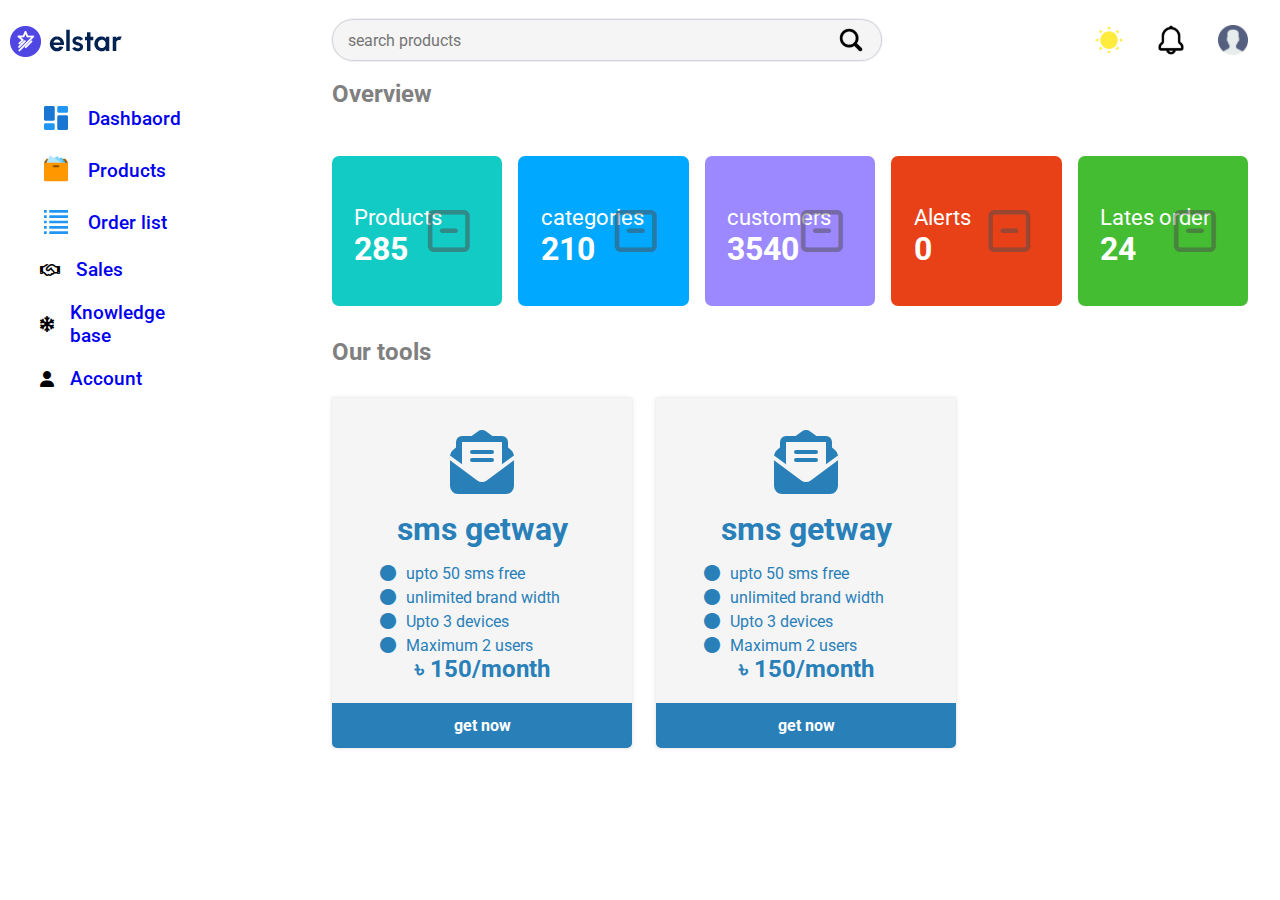
<file: index.html>
<!DOCTYPE html>
<html lang="en">

<head>
  <meta charset="UTF-8">
  <meta name="viewport" content="width=device-width, initial-scale=1.0">
  <title>project 3 elstar dashbaord design </title>
  <link rel="stylesheet" href="https://cdnjs.cloudflare.com/ajax/libs/font-awesome/6.4.2/css/all.min.css">
  <link rel="stylesheet" href="style.css">
</head>

<body>

  <div class="left_container">
    <div class="navbar">
      <div class="dashboard_logo">
        <img src="images/logo.png" alt="logo">
      </div>
      <div class="project_nav">
        <ul>
          <li><img src="images/dashboard.png" alt=""><a href="index.html">Dashbaord</a></li>
          <li><img src="images/product.png" alt=""><a href="product.html">Products</a></li>
          <li><img src="images/order_list.png" alt=""><a href="orderlist.html">Order list</a></li>
          <li><i class="fa-regular fa-handshake"></i><a href="#">Sales</a></li>
          <li><i class="fa-solid fa-snowflake"></i><a href="#">Knowledge base</a></li>
          <li><i class="fa-solid fa-user"></i><a href="#">Account</a></li>
        </ul>
      </div>
    </div>
  </div>

  <div class="right_container">

    <div class="top_bar">
      <div class="topbar__search">
        <input type="text" placeholder="search products">
        <img src="images/search.png" alt="search">
      </div>
      <div class="topbar__tools">
        <div class="topbar__notification">
          <img src="images/sun.png" alt="mode" class="top_bar__theme_icon">
          <img src="images/notification.png" alt="notificaion">
          <img src="images/user.png" alt="img">
        </div>
      </div>
    </div>


    <!---------- dashboard card design  ---------->
    <h2 class="ov_t">Overview</h2>
    <div class="dd_cards">
      <div class="dd_card">
        <p>Products</p>
        <span>285</span>
        <i class="fa-regular fa-square-minus"></i>
      </div>
      <div class="dd_card">
        <p>categories</p>
        <span>210</span>
        <i class="fa-regular fa-square-minus"></i>
      </div>
      <div class="dd_card">
        <p>customers</p>
        <span>3540</span>
        <i class="fa-regular fa-square-minus"></i>
      </div>
      <div class="dd_card">
        <p>Alerts</p>
        <span>0</span>
        <i class="fa-regular fa-square-minus"></i>
      </div>
      <div class="dd_card">
        <p>Lates order</p>
        <span>24</span>
        <i class="fa-regular fa-square-minus"></i>
      </div>
    </div>

    <!-------- our tools start from here --------------- -->

    <h2 class="our_tools__heading">Our tools</h2>
    <div class="our_tools">
      <div class="our_tools__cards">
        <div class="our_tools__card">
          <i class="fas fa-envelope-open-text"></i>
          <span class="ot_card__title">sms getway</span>
          <ul class="ot_card__list">
            <li><i class="fas fa-circle"></i>upto 50 sms free</li>
            <li><i class="fas fa-circle"></i>unlimited brand width</li>
            <li><i class="fas fa-circle"></i>Upto 3 devices</li>
            <li><i class="fas fa-circle"></i>Maximum 2 users</li>
          </ul>
          <span class="ot_card__price">&#2547; 150/month</span>

          <button class="ot_card__button">get now</button>
        </div>
        <div class="our_tools__card">
          <i class="fas fa-envelope-open-text"></i>
          <span class="ot_card__title">sms getway</span>
          <ul class="ot_card__list">
            <li><i class="fas fa-circle"></i>upto 50 sms free</li>
            <li><i class="fas fa-circle"></i>unlimited brand width</li>
            <li><i class="fas fa-circle"></i>Upto 3 devices</li>
            <li><i class="fas fa-circle"></i>Maximum 2 users</li>
          </ul>
          <span class="ot_card__price">&#2547; 150/month</span>

          <button class="ot_card__button">get now</button>
        </div>
      </div>
    </div>


    <!-------- our tools ends from here --------------- -->

    <!-- <div class="order_list">
      <div class="order_list_head">
        <p>Order list</p>
        <button>View orders</button>
      </div>

      <div class="order_item">
        <table>
          <thead>
            <tr>
              <td>order</td>
              <td>status</td>
              <td>date</td>
              <td>customer</td>
              <td>profile progress</td>
            </tr>
          </thead>
          <tbody>
            <tr>
              <td><span>#</span>2304</td>
              <td><span>paid</span></td>
              <td>27/04/2023 02:44 pm</td>
              <td>Abdur Rohoman</td>
              <td>&dollar; 124</td>
            </tr>
            <tr>
              <td><span>#</span>2304</td>
              <td><span>paid</span></td>
              <td>27/04/2023 02:44 pm</td>
              <td>Abdur Rohoman</td>
              <td>&dollar; 124</td>
            </tr>
            <tr>
              <td><span>#</span>2304</td>
              <td><span>paid</span></td>
              <td>27/04/2023 02:44 pm</td>
              <td>Abdur Rohoman</td>
              <td>&dollar; 124</td>
            </tr>
            <tr>
              <td><span>#</span>2304</td>
              <td><span>paid</span></td>
              <td>27/04/2023 02:44 pm</td>
              <td>Abdur Rohoman</td>
              <td>&dollar; 124</td>
            </tr>
            <tr>
              <td><span>#</span>2304</td>
              <td><span>paid</span></td>
              <td>27/04/2023 02:44 pm</td>
              <td>Abdur Rohoman</td>
              <td>&dollar; 124</td>
            </tr>
            <tr>
              <td><span>#</span>2304</td>
              <td><span>paid</span></td>
              <td>27/04/2023 02:44 pm</td>
              <td>Abdur Rohoman</td>
              <td>&dollar; 124</td>
            </tr>
            <tr>
              <td><span>#</span>2304</td>
              <td><span>paid</span></td>
              <td>27/04/2023 02:44 pm</td>
              <td>Abdur Rohoman</td>
              <td>&dollar; 124</td>
            </tr>
            <tr>
              <td><span>#</span>2304</td>
              <td><span>paid</span></td>
              <td>27/04/2023 02:44 pm</td>
              <td>Abdur Rohoman</td>
              <td>&dollar; 124</td>
            </tr>
            <tr>
              <td><span>#</span>2304</td>
              <td><span>paid</span></td>
              <td>27/04/2023 02:44 pm</td>
              <td>Abdur Rohoman</td>
              <td>&dollar; 124</td>
            </tr>
            <tr>
              <td><span>#</span>2304</td>
              <td><span>paid</span></td>
              <td>27/04/2023 02:44 pm</td>
              <td>Abdur Rohoman</td>
              <td>&dollar; 124</td>
            </tr>
            <tr>
              <td><span>#</span>2304</td>
              <td><span>paid</span></td>
              <td>27/04/2023 02:44 pm</td>
              <td>Abdur Rohoman</td>
              <td>&dollar; 124</td>
            </tr>
          </tbody>
        </table>
      </div>
    </div>
 -->



    <script src="main.js"></script>
</body>

</html>
</file>
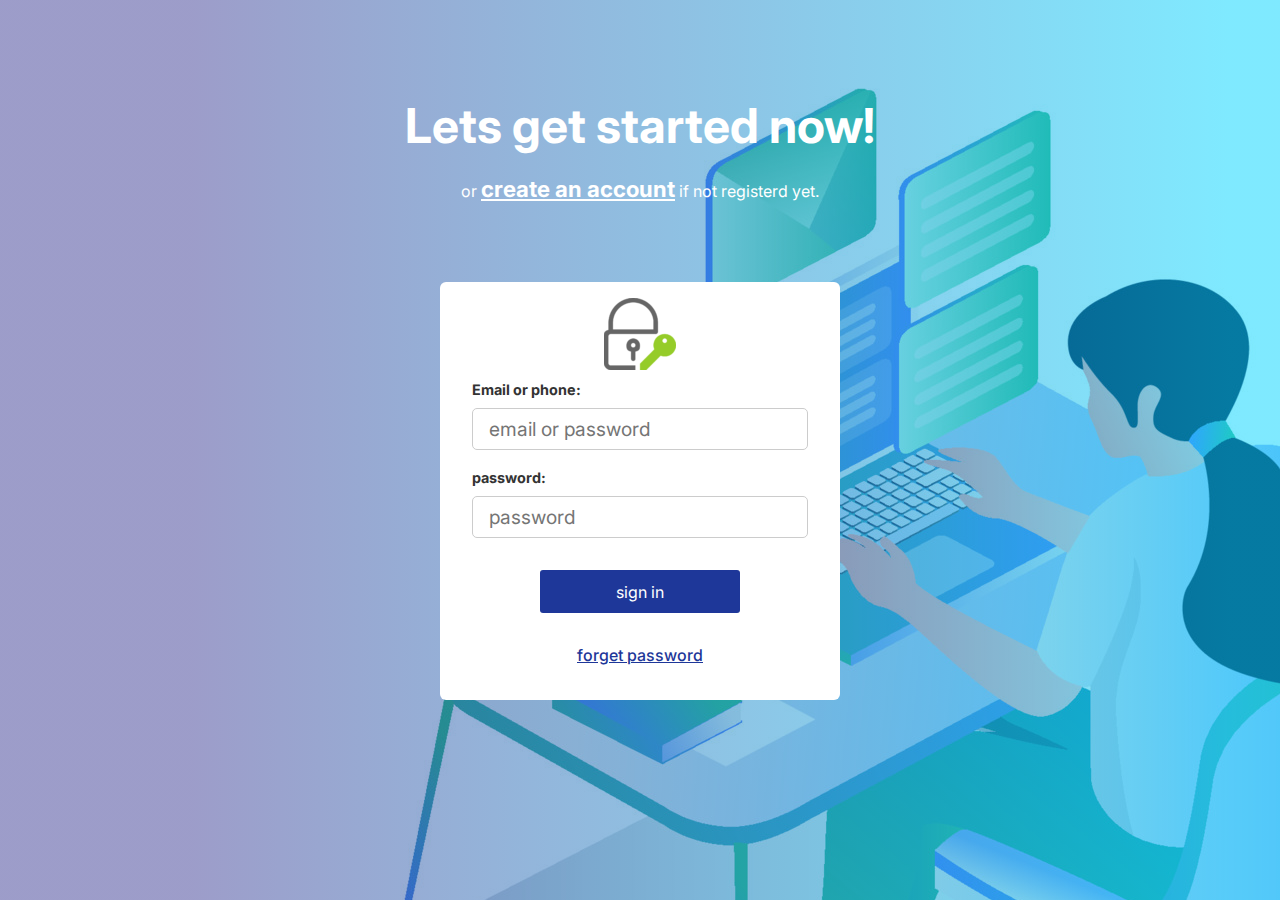
<file: login.html>
<!DOCTYPE html>
<html lang="en">

<head>
  <meta charset="UTF-8">
  <meta name="viewport" content="width=device-width, initial-scale=1.0">
  <title>login page</title>
  <link rel="stylesheet" href="style/login.css">
</head>

<body>
  <div class="login_container">
    <div class="login_heading">
      <h1>Lets get started now!</h1>
      <br>
      <p>or <span><a href="#">create an account</a></span> if not registerd yet.</p>
    </div>

    <div class="login_form">
      <form action="">
        <div>
          <label for="email">Email or phone:</label>
          <input type="text" name="email" id="email" placeholder="email or password">
        </div>
        <div>
          <label for="password">password:</label>
          <input type="password" name="password" id="password" placeholder="password">
        </div>
        <div>
          <button class="login__btn">sign in</button>
        </div>
        <div>
          <span class="login_form__forget"><a href="#">forget password</a></span>
        </div>
      </form>
     <img src="images/lock.png" alt="lock" class="login_form__icon">
      
    </div>
  </div>
  <div class="ligin_container__overlay"></div>
  </div>

</html>
</file>
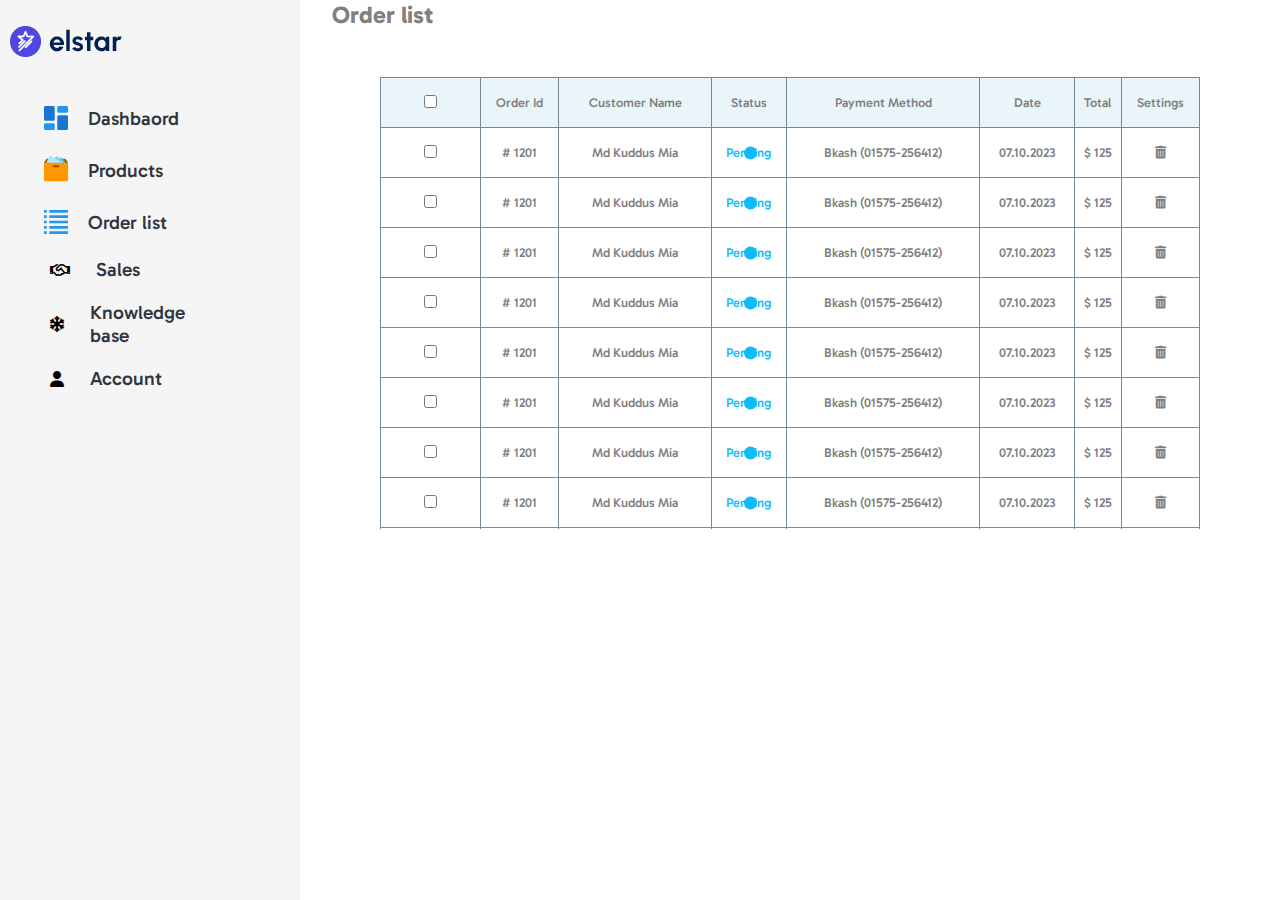
<file: orderlist.html>
<!DOCTYPE html>
<html lang="en">

<head>
  <meta charset="UTF-8">
  <meta name="viewport" content="width=device-width, initial-scale=1.0">
  <title>orderlist </title>
  <link rel="stylesheet" href="https://cdnjs.cloudflare.com/ajax/libs/font-awesome/6.4.2/css/all.min.css">
  <link rel="stylesheet" href="style.css">
  <link rel="stylesheet" href="style/order.css">
</head>

<body>
  <div class="left_container">
    <div class="navbar">
      <div class="dashboard_logo">
        <img src="images/logo.png" alt="logo">
      </div>
      <div class="project_nav"><ul>
        <li><img src="images/dashboard.png" alt=""><a href="index.html">Dashbaord</a></li>
        <li><img src="images/product.png" alt=""><a href="product.html">Products</a></li>
        <li><img src="images/order_list.png" alt=""><a href="orderlist.html">Order list</a></li>
        <li><i class="fa-regular fa-handshake"></i><a href="#">Sales</a></li>
        <li><i class="fa-solid fa-snowflake"></i><a href="#">Knowledge base</a></li>
        <li><i class="fa-solid fa-user"></i><a href="#">Account</a></li>
      </ul>
      </div>
    </div>
  </div>

  <div class="right_container">

<h2 class="ov_t">Order list</h2>
    <div class="order_item">


      <div class="order_table">
        <table>
          <thead>
            <tr>
              <td><input type="checkbox"></td>
              <td>order id</td>
              <td>customer name</td>
              <td>status</td>
              <td>payment method</td>
              <td>date</td>
              <td>total</td>
              <td>settings</td>
            </tr>
          </thead>

          <tbody>
            <tr>
              <td><input type="checkbox"></td>
              <td># 1201</td>
              <td>md kuddus mia</td>
              <td class="order_status">pending</td>
              <td>bkash (01575-256412)</td>
              <td>07.10.2023</td>
              <td>&dollar; 125</td>
              <td><i class="fa-solid fa-trash-can"></i></i></td>
            </tr>
            <tr>
              <td><input type="checkbox"></td>
              <td># 1201</td>
              <td>md kuddus mia</td>
              <td class="order_status">pending</td>
              <td>bkash (01575-256412)</td>
              <td>07.10.2023</td>
              <td>&dollar; 125</td>
              <td><i class="fa-solid fa-trash-can"></i></i></td>
            </tr>
            <tr>
              <td><input type="checkbox"></td>
              <td># 1201</td>
              <td>md kuddus mia</td>
              <td class="order_status">pending</td>
              <td>bkash (01575-256412)</td>
              <td>07.10.2023</td>
              <td>&dollar; 125</td>
              <td><i class="fa-solid fa-trash-can"></i></i></td>
            </tr>
            <tr>
              <td><input type="checkbox"></td>
              <td># 1201</td>
              <td>md kuddus mia</td>
              <td class="order_status">pending</td>
              <td>bkash (01575-256412)</td>
              <td>07.10.2023</td>
              <td>&dollar; 125</td>
              <td><i class="fa-solid fa-trash-can"></i></i></td>
            </tr>
            <tr>
              <td><input type="checkbox"></td>
              <td># 1201</td>
              <td>md kuddus mia</td>
              <td class="order_status">pending</td>
              <td>bkash (01575-256412)</td>
              <td>07.10.2023</td>
              <td>&dollar; 125</td>
              <td><i class="fa-solid fa-trash-can"></i></i></td>
            </tr>
            <tr>
              <td><input type="checkbox"></td>
              <td># 1201</td>
              <td>md kuddus mia</td>
              <td class="order_status">pending</td>
              <td>bkash (01575-256412)</td>
              <td>07.10.2023</td>
              <td>&dollar; 125</td>
              <td><i class="fa-solid fa-trash-can"></i></i></td>
            </tr>
            <tr>
              <td><input type="checkbox"></td>
              <td># 1201</td>
              <td>md kuddus mia</td>
              <td class="order_status">pending</td>
              <td>bkash (01575-256412)</td>
              <td>07.10.2023</td>
              <td>&dollar; 125</td>
              <td><i class="fa-solid fa-trash-can"></i></i></td>
            </tr>
            <tr>
              <td><input type="checkbox"></td>
              <td># 1201</td>
              <td>md kuddus mia</td>
              <td class="order_status">pending</td>
              <td>bkash (01575-256412)</td>
              <td>07.10.2023</td>
              <td>&dollar; 125</td>
              <td><i class="fa-solid fa-trash-can"></i></i></td>
            </tr>
            <tr>
              <td><input type="checkbox"></td>
              <td># 1201</td>
              <td>md kuddus mia</td>
              <td class="order_status">pending</td>
              <td>bkash (01575-256412)</td>
              <td>07.10.2023</td>
              <td>&dollar; 125</td>
              <td><i class="fa-solid fa-trash-can"></i></i></td>
            </tr>
            <tr>
              <td><input type="checkbox"></td>
              <td># 1201</td>
              <td>md kuddus mia</td>
              <td class="order_status">pending</td>
              <td>bkash (01575-256412)</td>
              <td>07.10.2023</td>
              <td>&dollar; 125</td>
              <td><i class="fa-solid fa-trash-can"></i></i></td>
            </tr>
            <tr>
              <td><input type="checkbox"></td>
              <td># 1201</td>
              <td>md kuddus mia</td>
              <td class="order_status">pending</td>
              <td>bkash (01575-256412)</td>
              <td>07.10.2023</td>
              <td>&dollar; 125</td>
              <td><i class="fa-solid fa-trash-can"></i></i></td>
            </tr>
            <tr>
              <td><input type="checkbox"></td>
              <td># 1201</td>
              <td>md kuddus mia</td>
              <td class="order_status">pending</td>
              <td>bkash (01575-256412)</td>
              <td>07.10.2023</td>
              <td>&dollar; 125</td>
              <td><i class="fa-solid fa-trash-can"></i></i></td>
            </tr>
          </tbody>
        </table>
      </div>

    </div>

    <div class="overflow"></div>
  </div>

  </div>

  <script src="main.js"></script>
</body>

</html>
</file>
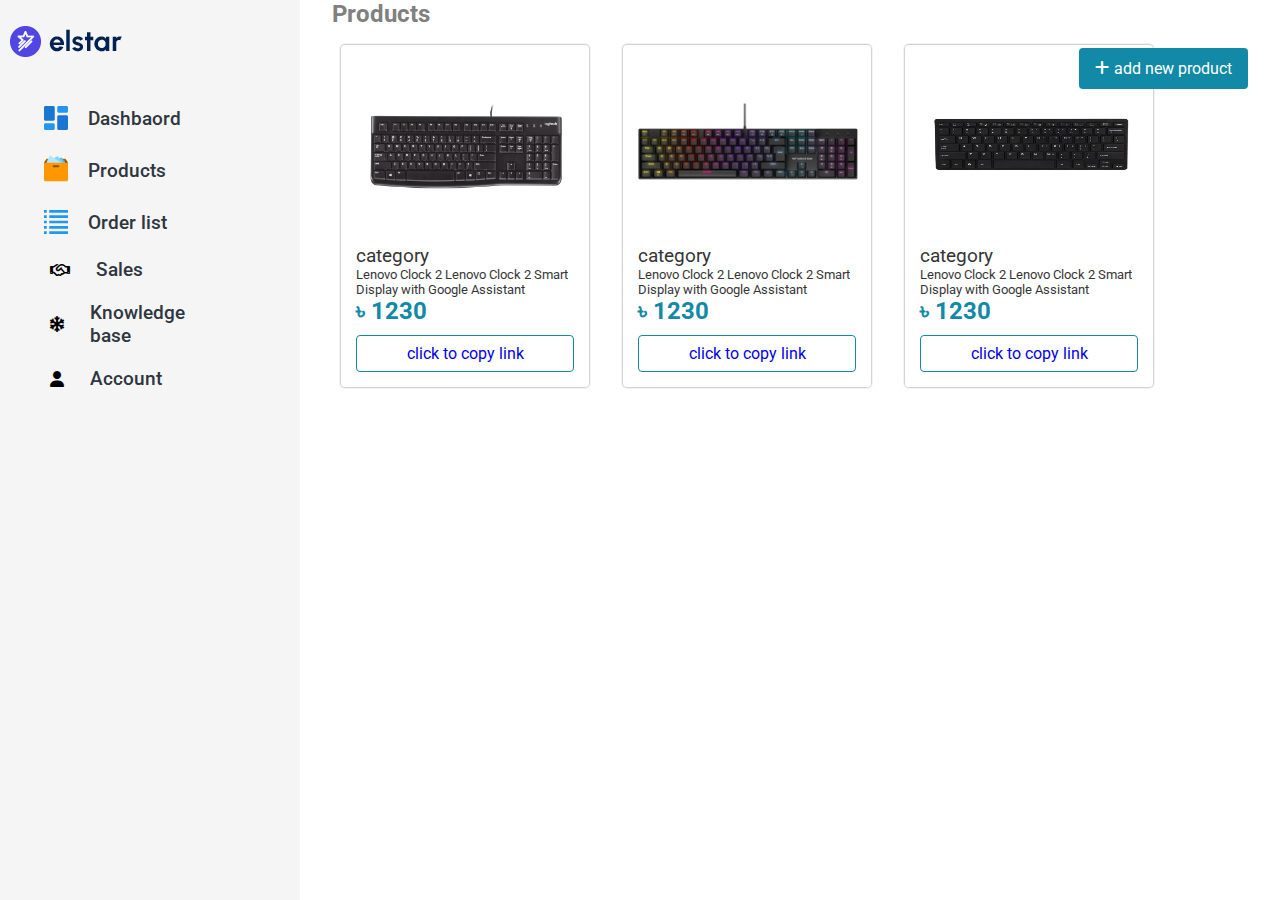
<file: product.html>
<!DOCTYPE html>
<html lang="en">

<head>
  <meta charset="UTF-8">
  <meta name="viewport" content="width=device-width, initial-scale=1.0">
  <title>product page</title>
  <link rel="stylesheet" href="https://cdnjs.cloudflare.com/ajax/libs/font-awesome/6.4.2/css/all.min.css">
  <link rel="stylesheet" href="style/product.css">
  <link rel="stylesheet" href="style.css">
</head>

<body>
  <div class="left_container">
    <div class="navbar">
      <div class="dashboard_logo">
        <img src="images/logo.png" alt="logo">
      </div>
      <div class="project_nav">
        <ul>
          <li><img src="images/dashboard.png" alt=""><a href="index.html">Dashbaord</a></li>
          <li><img src="images/product.png" alt=""><a href="product.html">Products</a></li>
          <li><img src="images/order_list.png" alt=""><a href="orderlist.html">Order list</a></li>
          <li><i class="fa-regular fa-handshake"></i><a href="#">Sales</a></li>
          <li><i class="fa-solid fa-snowflake"></i><a href="#">Knowledge base</a></li>
          <li><i class="fa-solid fa-user"></i><a href="#">Account</a></li>
        </ul>
      </div>
    </div>
  </div>

  <!---------- right tab starts from here  ---------->
  <div class="right_container">

    <h2 class="ov_t">Products</h2>

    <div class="product_cards">
      <div class="pr_card">

        <img src="images/keyboard.png" alt="">
        <p class="pr_card__category">category</p>
        <p class="pr_card__title">Lenovo Clock 2 Lenovo Clock 2 Smart Display with Google Assistant</p>
        <p class="pr_card__price">&#2547; 1230</p>
        <button class="pr_card__link"><a href="#">click to copy link</a></button>
      </div><div class="pr_card">

        <img src="images/keyboard2.png" alt="">
        <p class="pr_card__category">category</p>
        <p class="pr_card__title">Lenovo Clock 2 Lenovo Clock 2 Smart Display with Google Assistant</p>
        <p class="pr_card__price">&#2547; 1230</p>
        <button class="pr_card__link"><a href="#">click to copy link</a></button>
      </div><div class="pr_card">

        <img src="images/keyboard3.png" alt="">
        <p class="pr_card__category">category</p>
        <p class="pr_card__title">Lenovo Clock 2 Lenovo Clock 2 Smart Display with Google Assistant</p>
        <p class="pr_card__price">&#2547; 1230</p>
        <button class="pr_card__link"><a href="#">click to copy link</a></button>
      </div>
    </div>

    <!-- add product button  -->
    <div class="add_p_btn">
      <button><i class="fas fa-plus"></i> add new product</button>
    </div>

    <div class="new_p_container">
      <div class="product_details">
        <h3 class="ed_head">Products edit <i class="fas fa-question"></i></h3>

        <p class="b2">Lorem ipsum dolor sit amet consectetur adipisicing elit. Debitis cumque velit architecto,<br>
          mollitia veritatis laudantium numquam quasi rem earum quaerat ducimus ratione doloribus tempore molestiae.</p>

        <div class="pr_name_c">
          <label for="pr_name">Product name</label>
          <input type="text" placeholder="Nike air zordan" class="pr_name">
          <span>Do not exceded name over 20 characters</span>
        </div>

        <div class="pe_category">


          <label for="category">Category</label>
          <select name="category" id="category">
            <option value="select">select category</option>
            <option value="male">male</option>
            <option value="female">female</option>
            <option value="kids">kids</option>
            <option value="digital content">digital content</option>
          </select>
        </div>
        <div class="pe_brand">


          <label for="category">Brand</label>
          <input type="text" name="fBrand" id="PBrand" placeholder="brand name">
        </div>

        <div class="pe_desc">
          <label for="pe_desc">product description</label>
          <textarea name="" id="" placeholder="product description"></textarea>
          <span>product description should not exceded 300 characters.</span>
        </div>

      </div>

      <div class="product_image">

        <h3>Product images</h3>

        <div class="pr_img">
          <div>
            <input type="file" name="pr_img" id="file" accept=".png, .img">
            <label for="file" class="file_d"> <i class="fas fa-images"></i>choose product images or drag and
              drop</label>
          </div>
          <div>
            <input type="file" name="pr_img" id="file" accept=".png, .img">
            <label for="file" class="file_d"> <i class="fas fa-images"></i>choose product images or drag and
              drop</label>
          </div>
          <div>
            <input type="file" name="pr_img" id="file" accept=".png, .img">
            <label for="file" class="file_d"> <i class="fas fa-images"></i>choose product images or drag and
              drop</label>
          </div>
        </div>

        <p>Lorem ipsum dolor sit amet consectetur adipisicing elit. Dolorem officiis accusantium asperiores quisquam
          necessitatibus nam perspiciatis officia, inventore impedit aliquid saepe dolore eligendi consectetur ut,
          corrupti quo voluptatum tenetur quaerat iste recusandae neque, perferendis modi!</p>

        <div class="cc_container">
          <div class="add_size">
            <label for="pr_size">Choose size</label>
            <select name="" id="">
              <option value="1">1</option>
              <option value="1">1</option>
              <option value="1">1</option>
              <option value="1">1</option>
              <option value="1">1</option>
              <option value="1">1</option>
              <option value="1">1</option>
            </select>
          </div>

          <div class="pr_price">
            <label for="pr_price">Product price</label>
            <input type="number" placeholder="$">
          </div>
          <div class="pr_stock">
            <label for="pr_stock">Product stock</label>
            <input type="number" placeholder="stock">
          </div>
          <div class="pr_launch__date">
            <label for="pr_launch__date">Product Date</label>
            <input type="date" placeholder="launch date">
          </div>
          <div class="pr_discound">
            <label for="pr_discound">Product discount</label>
            <input type="number" placeholder="discount(%)">
          </div>
        </div>

        <div class="add_product_btn">
          <button>add product</button>
          <button>save product</button>
          <button>schedule</button>
        </div>
      </div>

    </div>



    <script src="main.js"></script>
</body>

</html>
</file>
<file: style.css>
@import url('https://fonts.googleapis.com/css2?family=Roboto:wght@400;500;700;900&display=swap');

* {
  padding: 0;
  margin: 0;
  box-sizing: border-box;
  outline: none;
  font-family: 'Roboto', sans-serif;
}

body {
  display: flex;
  width: 100%;
  height: 100vh;
}

.dark {
  background: #333;
  color: white !important;
}

:root {
  --text_color: #2f3640;
  --background_primary: whitesmoke;
}

/* navbar starts from here  */

.navbar {
  width: 300px;
  padding: 0.5rem;
  min-height: 100vh;
  overflow-y: auto;
}

.project_nav {
  padding: 1rem;
}

.project_nav ul li {
  width: 160px;
  list-style-type: none;
  padding: 10px 1rem;
  display: flex;
  align-items: center;
  gap: 1rem;
}

.project_nav ul li a {
  text-decoration: none;
  font-size: 1.2rem;
  font-weight: 500;
}

.project_nav ul li img {
  height: 2rem;
  width: 2rem;
}


/* right container starts here  */

.right_container {
  padding: 0 2rem;
  width: 85%;
  overflow-y: auto;
}

.right_container::-webkit-scrollbar {
  width: 0;
  height: 0;
  display: none;
}

.ov_t {
  color: gray;
}


/* dark mode here  */


/* --------------topbar here ----------------- */

.top_bar {
  height: 80px;
  display: flex;
  align-items: center;
  justify-content: space-between;
  position: sticky;
  top: 0;
  left: 0;
  background: white;
}

.topbar__search {
  display: flex;
  align-items: center;
  justify-content: space-between;
  padding: 0.4rem 1rem;
  background: whitesmoke;
  border-radius: 50px;
  width: 550px;
  box-shadow: rgba(0, 0, 0, 0.05) 0px 0px 0px 1px, rgb(209, 213, 219) 0px 0px 0px 1px inset;
}

.topbar__search input {
  font-size: 1rem;
  height: 100%;
  width: 90%;
  border: none;
  outline: none;
  background: transparent;
}

.topbar__search img {
  height: 30px;
  width: 30px;
  margin-left: 1rem;
}

.topbar__notification {
  display: flex;
  gap: 2rem;
}

.topbar__notification img {
  width: 30px;
  height: 30px;
  gap: 3rem;
  display: inline-block;
  cursor: pointer;
}

/* --------- dashboard cards goes here -----------*/

.dd_cards {
  width: 100%;
  padding: 2rem 0;
  display: flex;
  align-items: center;
  gap: 1rem;
}

.dd_card {
  width: 300px;
  background: #12CBC4;
  color: white;
  height: 150px;
  padding: 3rem 1.4rem;
  border-radius: 7px;
  position: relative;
  margin-top: 1rem;
}


.dd_card p {
  font-size: 1.4rem;
}

.dd_card span {
  font-size: 2rem;
  font-weight: bold;
}

.dd_card i {
  font-size: 3rem;
  position: absolute;
  top: 50%;
  transform: translateY(-50%);
  right: 2rem;
  color: rgba(78, 76, 76, 0.5);
}

.dd_card:nth-child(2) {
  background: #00a8ff;
}

.dd_card:nth-child(3) {
  background: #9c88ff;
}

.dd_card:nth-child(4) {
  background: #e84118;
}

.dd_card:nth-child(5) {
  background: #44bd32;
}

/* ------------our tools starts from here -------- */


.our_tools__heading {
  color: gray;
}

.our_tools {
  margin-top: 2rem;
}

.our_tools__cards {
  display: flex;
  gap: 1.5rem;
  flex-wrap: wrap;
  align-items: center;
}

.our_tools__card {
  text-align: center;
  width: 300px;
  min-height: 350px;
  padding: 1rem;
  background: whitesmoke;
  box-shadow: rgba(0, 0, 0, 0.1) 0px 0px 5px 0px, rgba(0, 0, 0, 0.1) 0px 0px 1px 0px;
  position: relative;
  user-select: none;
}

.our_tools__card>i {
  font-size: 4rem;
  display: block;
  padding: 1rem;
  color: #2980b9;
}

.ot_card__title {
  font-size: 2rem;
  color: #2980b9;
  font-weight: bold;

}

.ot_card__list {
  margin-top: 1rem;
}

.ot_card__list li {
  list-style-type: none;
  font-size: 1rem;
  text-align: left;
  margin-left: 2rem;
  color: #2980b9;
  margin-top: 5px;
}

.ot_card__list i {
  font-size: 1rem;
  margin-right: 10px;
}

.ot_card__price {
  text-align: center;
  font-size: 1.5rem;
  color: #2980b9;
  margin-top: 1rem;
  font-weight: bold;
}

.ot_card__button {
  padding: 0.8rem 1rem;
  width: 100%;
  position: absolute;
  bottom: 0;
  left: 0;
  background: #2980b9;
  color: white;
  border: none;
  outline: none;
  cursor: pointer;
  border-radius: 0 0 5px 5px;
  font-size: 1rem;
  font-weight: bold;
}


/* --------- order list item here -----------*/

.order_list {
  width: 900px;
  background: #fff;
  margin: 2rem 1rem;
  border-radius: 7px;
}

.order_list_head {
  width: 100%;
  padding: 0.5rem 1.5rem;
  display: flex;
  align-items: center;
  justify-content: space-between;
  box-shadow: rgba(0, 0, 0, 0.15) 0px 2px 8px;
}

.order_list_head P {
  font-size: 1.3rem;
  font-weight: bold;
  color: lightslategray;
}

.order_list_head button {
  padding: 7px 1rem;
  font-size: 1rem;
  cursor: pointer;
}

/* --------- order item here -----------*/

.order_item {
  height: 500px;
  overflow-y: auto;
  padding: 10px 0;
}

.order_item::-webkit-scrollbar {
  display: none;
}

.order_item table {
  width: 100%;
  border-collapse: collapse;
  text-align: center;
  border-radius: 7px;
}

.order_item table tr,
td {
  height: 50px;
  border: 1px solid lightslategray;
  font-size: 0.8rem;
  text-transform: capitalize;
  color: #6b7280;
}

.order_item table thead {
  background: whitesmoke;
  width: 100%;
  font-weight: bold;
}

.order_item table tr:hover {
  background: whitesmoke;
  cursor: pointer;
}

.order_item table tr td:first-child {
  font-weight: bold;
}

.order_item table tr td:nth-child(2) span {
  color: #44bd32;
  font-weight: bold;
  position: relative;
}

.order_item table tr td:nth-child(2) span::before {
  content: '';
  position: absolute;
  top: 50%;
  left: -10px;
  transform: translateY(-50%);
  width: 8px;
  height: 8px;
  background: #44bd32;
  border-radius: 50%;
}
</file>
<file: style/login.css>
@import url('https://fonts.googleapis.com/css2?family=Inter:wght@300;400;500;600;700;800&display=swap');

* {
  padding: 0;
  margin: 0;
  box-sizing: border-box;
  font-family: 'Inter', sans-serif;
}

.login_container {
  padding: 1rem;
  width: 100%;
  height: 100vh;
  background: linear-gradient(90deg, rgba(9, 9, 121, 0.4) 15%, rgba(0, 212, 255, 0.5) 96%), url("/images/login.png");
}

.login_heading {
  color: white;
  text-align: center;
  margin-top: 5rem;
}

.login_heading h1 {
  font-size: 3rem;
  font-weight: bold;
}

.login_heading p span a {
  font-size: 1.4rem;
  color: white;
  font-weight: bold;
}

/* ----------login form start from here --------- */

.login_form {
  width: 400px;
  margin: 0 auto;
  margin-top: 5rem;
  background: #fff;
  padding: 5rem 2rem 1rem 2rem;
  border-radius: 6px;
  position: relative;
}

.login_form div {
  margin: 1.2rem auto;
  width: 100%;
}

.login_form label {
  display: block;
  font-size: 0.9rem;
  color: #333;
  margin: 10px 0;
  font-weight: bold;
}

.login_form input {
  width: 100%;
  padding: 0.5rem 1rem;
  font-size: 1.2rem;
  border-radius: 5px;
  border: 0.5px solid #ccc;
}

.login__btn {
  margin: 2rem auto;
  width: 200px;
  padding: 0.7rem 1rem;
  font-size: 1rem;
  display: block;
  background: #1e3799;
  color: white;
  border: none;
  cursor: pointer;
  border-radius: 3px;
}

.login_form__forget {
  display: block;
  margin: 0 auto;
  width: 250px;
  text-align: center;
}

.login_form__forget a {
  color: #1e3799;
  font-weight: 500;
}

.login_form__icon {
  position: absolute;
  top: 1rem;
  left: 50%;
  transform: translateX(-50%);
}
</file>
<file: style/order.css>
@import url('https://fonts.googleapis.com/css2?family=Gabarito:wght@400;500;600;700;800&display=swap');

* {
  padding: 0;
  margin: 0;
  box-sizing: border-box;
  outline: none;
  font-family: 'Gabarito', sans-serif;
}

body {
  display: flex;
  width: 100%;
  height: 100vh;
}

:root {
  --text_color: #2f3640;
  --background_primary: whitesmoke;
}

.overflow {
  position: static;
  top: 0;
  left: 0;
  width: 100%;
  height: 100%;
  background: transparent;
  display: none;
}

/* navbar starts from here  */

.navbar {
  width: 300px;
  background: var(--background_primary);
  padding: 0.5rem;
  min-height: 100vh;
  overflow-y: auto;
}

.project_nav {
  padding: 1rem;
}

.project_nav ul li {
  list-style-type: none;
  padding: 10px 1rem;
}

.project_nav ul li a {
  text-decoration: none;
  font-size: 1.2rem;
  color: var(--text_color);
  font-weight: 500;
}

.project_nav ul li i {
  padding: 0 10px;
}

/* right container starts here  */

.right_container {
  width: 85%;
  overflow-y: auto;
}

.right_container::-webkit-scrollbar {
  width: 0;
  height: 0;
  display: none;
}

/* --------- search bar component -----------*/


.search_bar {
  height: 80px;
  display: flex;
  align-items: center;
  justify-content: space-between;
  border-bottom: 0.5px solid lightgray;
  padding: 1rem 2rem;
  position: sticky;
  top: 0;
  left: 0;
  background: white;
}

.search_box {
  padding: 4px 1rem;
  display: flex;
  align-items: center;
  justify-content: center;
  background: white;
  border-radius: 5px;
}

.search_box>i {
  font-size: 1.3rem;
  opacity: 0.5;
}

#search_input {
  width: 700px;
  padding: 8px 10px;
  border: none;
  background: none;
}

.user_img {
  width: 40px;
  height: 40px;
  border-radius: 50%;
  cursor: pointer;
}

.search_bar_right {
  display: flex;
  gap: 2rem;
  align-items: center;
  justify-content: center;
}

.search_bar_right .mode,
.noti {
  font-size: 1.2rem;
  cursor: pointer;
}

.admin {
  width: 200px;
  display: flex;
  align-items: center;
  gap: 1rem;
}

.admin>div {
  display: flex;
  flex-direction: column;
}

.admin>div span:nth-child(2) {
  font-weight: bold;
}

/* notification box here  */

.notification {
  position: relative;
}

.notificaton_box {
  position: absolute;
  top: 3.2rem;
  right: 0;
  background: white;
  width: 400px;
  box-shadow: rgba(0, 0, 0, 0.15) 0px 2px 8px;
  border-radius: 6px;
  transform: scale(0);
  transition: all 500ms;
}

.active {
  transform: scale(1);
}

.noti_head {
  display: flex;
  align-items: center;
  justify-content: space-between;
  padding: 0.5rem 1rem;
  border-bottom: 1px solid lightblue;
}

.noti_head>p {
  font-size: 1.2rem;
  font-weight: 600;
  opacity: 0.7;
  color: lightslategray;
}

/* .notification message here  */

.notification_messages {
  width: 100%;
  display: flex;
  flex-direction: column;
  height: 300px;
  overflow-y: auto;
}

.noti_message {
  padding: 1rem;
  height: 50px;
  display: flex;
  align-items: center;
  justify-content: center;
  font-size: 12px;
  gap: 1rem;
  border-bottom: 1px solid lightblue;
}

.noti_message>img {
  width: 30px;
  height: 30px;
  border-radius: 50%;
}

/* view all button  */

.all_noti_btn {
  width: 100%;
  text-align: center;
  padding: 10px;
  cursor: pointer;
}


.order_item {
  width: 100%;
  padding: 1rem;
}

/* --------- order table data here -----------*/

.order_table {
  width: 100%;
  padding: 2rem;
}

.order_table table {
  width: 100%;
  border-collapse: collapse;
  text-align: center;
}

.order_table tr,
td {
  height: 50px;
  font-size: 0.8rem;
  font-weight: 500;
  color: gray;
  cursor: pointer;
}

.order_table tr:hover {
  background: rgba(173, 216, 230, 0.259);
}

.order_table table thead {
  background: rgba(173, 216, 230, 0.259);
  color: white !important;
}

td:first-child {
  width: 100px;
}

.order_table table td.order_status {
  color: #0fbcf9;
  position: relative;
}

.order_table table td.order_status::before {
  content: '';
  position: absolute;
  top: 50%;
  left: 2rem;
  transform: translateY(-50%);
  width: 13px;
  height: 13px;
  background: #0fbcf9;
  border-radius: 50%;
}
</file>
<file: style/product.css>
/* --------- sidebar css here -----------*/

@import url('https://fonts.googleapis.com/css2?family=Roboto:wght@400;500;700;900&display=swap');

* {
  padding: 0;
  margin: 0;
  box-sizing: border-box;
  outline: none;
  font-family: 'Roboto', sans-serif;
}

body {
  display: flex;
  width: 100%;
  height: 100vh;
}

:root {
  --text_color: #2f3640;
  --background_primary: whitesmoke;
  --btn_color: #1289A7;
}

input,
select {
  border: 1px solid rgba(0, 0, 0, 0.5);
}

.overflow {
  position: static;
  top: 0;
  left: 0;
  width: 100%;
  height: 100%;
  background: transparent;
  display: none;
}

/* navbar starts from here  */

.navbar {
  width: 300px;
  background: var(--background_primary);
  padding: 0.5rem;
  min-height: 100vh;
  overflow-y: auto;
}

.project_nav {
  padding: 1rem;
}

.project_nav ul li {
  list-style-type: none;
  padding: 10px 1rem;
}

.project_nav ul li a {
  text-decoration: none;
  font-size: 1.2rem;
  color: var(--text_color);
  font-weight: 500;
}

.project_nav ul li i {
  padding: 0 10px;
}

/* right container starts here  */

.right_container {
  width: 85%;
  overflow-y: auto;
  background: white;
  position: relative;
  user-select: none;
}

.right_container::-webkit-scrollbar {
  width: 0;
  height: 0;
  display: none;
}


/*---------------- products card here ---------------------- */

.product_cards {
  width: 100%;
  display: flex;
  align-items: center;
  gap: 2rem;
  padding: 1rem 0.5rem;
}
.pr_card {
  width: 250px;
  padding: 1rem;
  box-shadow: rgba(0, 0, 0, 0.05) 0px 0px 0px 1px, rgb(209, 213, 219) 0px 0px 0px 1px inset;
  border-radius: 5px;
}

.pr_card:hover {
  box-shadow: rgba(0, 0, 0, 0.35) 0px 5px 15px;
}

.pr_card img {
  width: 220px;
  height: 180px;
}
.pr_card__title {
  font-size: 0.8rem;
  opacity: 0.8;
}
.pr_card__price {
  font-size: 1.5rem;
  color: #1289A7;
  font-weight: bold;
}

.pr_card__category {
  font-size: 1.2rem;
  opacity: 0.8;
}

.pr_card__link {
  width: 100%;
  margin-top: 10px;
  padding: 0.5rem 1rem;
  cursor: pointer;
  transition: all 500ms;
  background: transparent;
  color: #1289A7;
  border: 1px solid #1289A7;
  border-radius: 4px;
}

.pr_card__link a {
  text-decoration: none;
  font-size: 1rem;
}

.pr_card__link:hover {
  background: #1289A7;
  color: white;
}


.pr_card__link:hover a {
  color: white;
}


/*---------------- products card ends here ---------------------- */



/* add product btn  */

.add_p_btn {
  position: absolute;
  top: 3rem;
  right: 2rem;
  z-index: 99;
}

.add_p_btn button {
  padding: 0.7rem 1rem;
  border: none;
  outline: none;
  background: var(--btn_color);
  color: white;
  font-size: 1rem;
  border-radius: 4px;
  cursor: pointer;
  transition: width 500ms;
}


/* new product container  */

.new_p_container {
  width: 100%;
  display: flex;
  justify-content: space-between;
  transform: scale(0);
  visibility: hidden;
  transition: all 500ms;
  border: 1px solid #1B1464;
  border-radius: 4px;
}
.active {
  transform: scale(1);
  visibility: visible;
}

/* prodcut details here  */

.product_details {
  width: 50%;
  padding: 1rem;
  border-right: 1px solid #1B1464;
}

/* product images container  */
.product_image {
  position: relative;
  width: 50%;
  min-height: 500px;
  padding: 1rem;
}

.ed_head {
  font-size: 2rem;
  display: flex;
  align-items: center;
  justify-content: start;
  gap: 0px;
}

.ed_head i {
  display: inline-flex;
  align-items: center;
  justify-content: center;
  font-size: 0.9rem;
  width: 20px;
  height: 20px;
  padding: 0.5rem;
  border-radius: 50%;
  background: gray;
}

.b2 {
  margin-top: 2rem;
  font-weight: 300;
  font-size: 1rem;
  color: gray;
  font-family: poppins;
}

/* product name here  */

.pr_name_c {
  display: block;
}

.pr_name_c label {
  display: block;
  font-size: 1rem;
  margin-top: 20px;
  margin-bottom: 10px;
  font-weight: bold;
}

.pr_name {
  width: 500px;
  padding: 0.6rem 1rem;
  border-radius: 3px;
  font-size: 1rem;
  outline: none;
  border: 1px solid var(--text_color);
}

.pr_name~span {
  display: block;
  margin-top: 5px;
  opacity: 0.5;
}

/* product category here  */

.pe_category {
  margin-top: 1rem;
}

.pe_category label {
  font-size: 1rem;
  display: block;
  margin: 1rem 0;
  font-weight: bold;
  margin: 1rem 0;
}

.pe_category select {
  width: 500px;
  padding: 0.6rem 1rem;
  font-size: 1rem;
  border: none;
  border-radius: 3px;
  border: 1px solid gray;
}

/* producct brand name here  */

.pe_brand {
  width: 500px;
}

.pe_brand label {
  display: block;
  font-size: 1rem;
  margin: 1rem 0;
  font-weight: bold;
}

.pe_brand input {
  width: 100%;
  padding: 0.6rem;
  font-size: 1rem;
}

/* product description here  */
.pe_desc {
  width: 300px;
}

.pe_desc label {
  display: block;

  margin: 1rem 0;
  font-size: 1rem;
  font-weight: bold;
}

.pe_desc textarea {
  width: 500px;
  min-height: 150px;
  padding: 0.6rem;
  font-size: 1rem;
  resize: none;
}

.pe_desc span {
  font-size: 0.9rem;
  opacity: 0.5;
}

/* products images css here  */

.product_image h3:first-child {
  font-size: 2rem;
  font-weight: bold;
}

.pr_img {
  display: grid;
  grid-template-columns: repeat(3, 1fr);
  gap: 10px;
  margin-top: 2rem;
}

.pr_img div {
  border: 1px dashed gray;
  min-height: 150px;
  display: flex;
  align-items: center;
  justify-content: center;
  padding: 1rem;
  border-radius: 5px;
}

.pr_img div:last-child {
  display: grid;
  grid-template-columns: 1fr;
  grid-template-rows: 2fr;
  gap: 5px;
}

/* files upload css here  */


#file {
  display: none;
}

.file_d {
  font-size: 1rem;
  text-align: center;
  opacity: 0.5;
}

.file_d i {
  font-size: 3rem;
  display: block;
  margin-bottom: 1rem;
  color: #006266;
}

.product_image p {
  font-size: 0.8rem;
  opacity: 0.6;
  margin-top: 2rem;
}

/* cc container goes here  */

.cc_container {
  display: flex;
  align-items: center;
  gap: 3rem;
  margin-top: 3rem;
  flex-wrap: wrap;
}

/* product price here  */

.pr_price label {
  font-size: 1rem;
  font-weight: bold;
  display: block;
}

.pr_price input {
  padding: 0.6rem 1rem;
  font-size: 1rem;
  margin-top: 10px;
  width: 200px;
}

.pr_stock label {
  font-size: 1rem;
  font-weight: bold;
  display: block;
}

.pr_stock input {
  padding: 0.6rem 1rem;
  font-size: 1rem;
  margin-top: 10px;
  width: 200px;
}

.pr_launch__date label {
  font-size: 1rem;
  font-weight: bold;
  display: block;
}

.pr_launch__date input {
  padding: 0.6rem 1rem;
  font-size: 1rem;
  margin-top: 10px;
  width: 200px;
}

.pr_launch__date label {
  font-size: 1rem;
  font-weight: bold;
  display: block;
}

.pr_launch__date input {
  padding: 0.6rem 1rem;
  font-size: 1rem;
  margin-top: 10px;
  width: 200px;
}

.pr_discound label {
  font-size: 1rem;
  font-weight: bold;
  display: block;
}

.pr_discound input {
  padding: 0.6rem 1rem;
  font-size: 1rem;
  margin-top: 10px;
  width: 200px;
  width: 200px;
}




/* product size goes here  */

.add_size label {
  display: block;
  font-size: 1rem;
  font-weight: bold;
}

.add_size select {
  width: 200px;
  padding: 0.6rem 2rem;
  font-size: 1rem;
  border-radius: 5px;
  margin-top: 10px;
}

/* add product button here  */
.add_product_btn {
  display: flex;
  position: absolute;
  bottom: 2rem;
  left: 50%;
  transform: translateX(-50%);
}

.add_product_btn button {
  width: 200px;
  border: 1px solid #1B1464;
  font-size: 1.3rem;
  padding: 0.6rem 1rem;
  cursor: pointer;
  border-radius: 5px;
  margin: 1rem;
  background: transparent;
}

.add_product_btn button:first-child {
  background: #1B1464;
  color: white;
}

.add_product_btn button:nth-child(2) {
  background: whitesmoke;
}

.add_product_btn button:nth-child(3) {
  opacity: 0.5;
}
</file>
